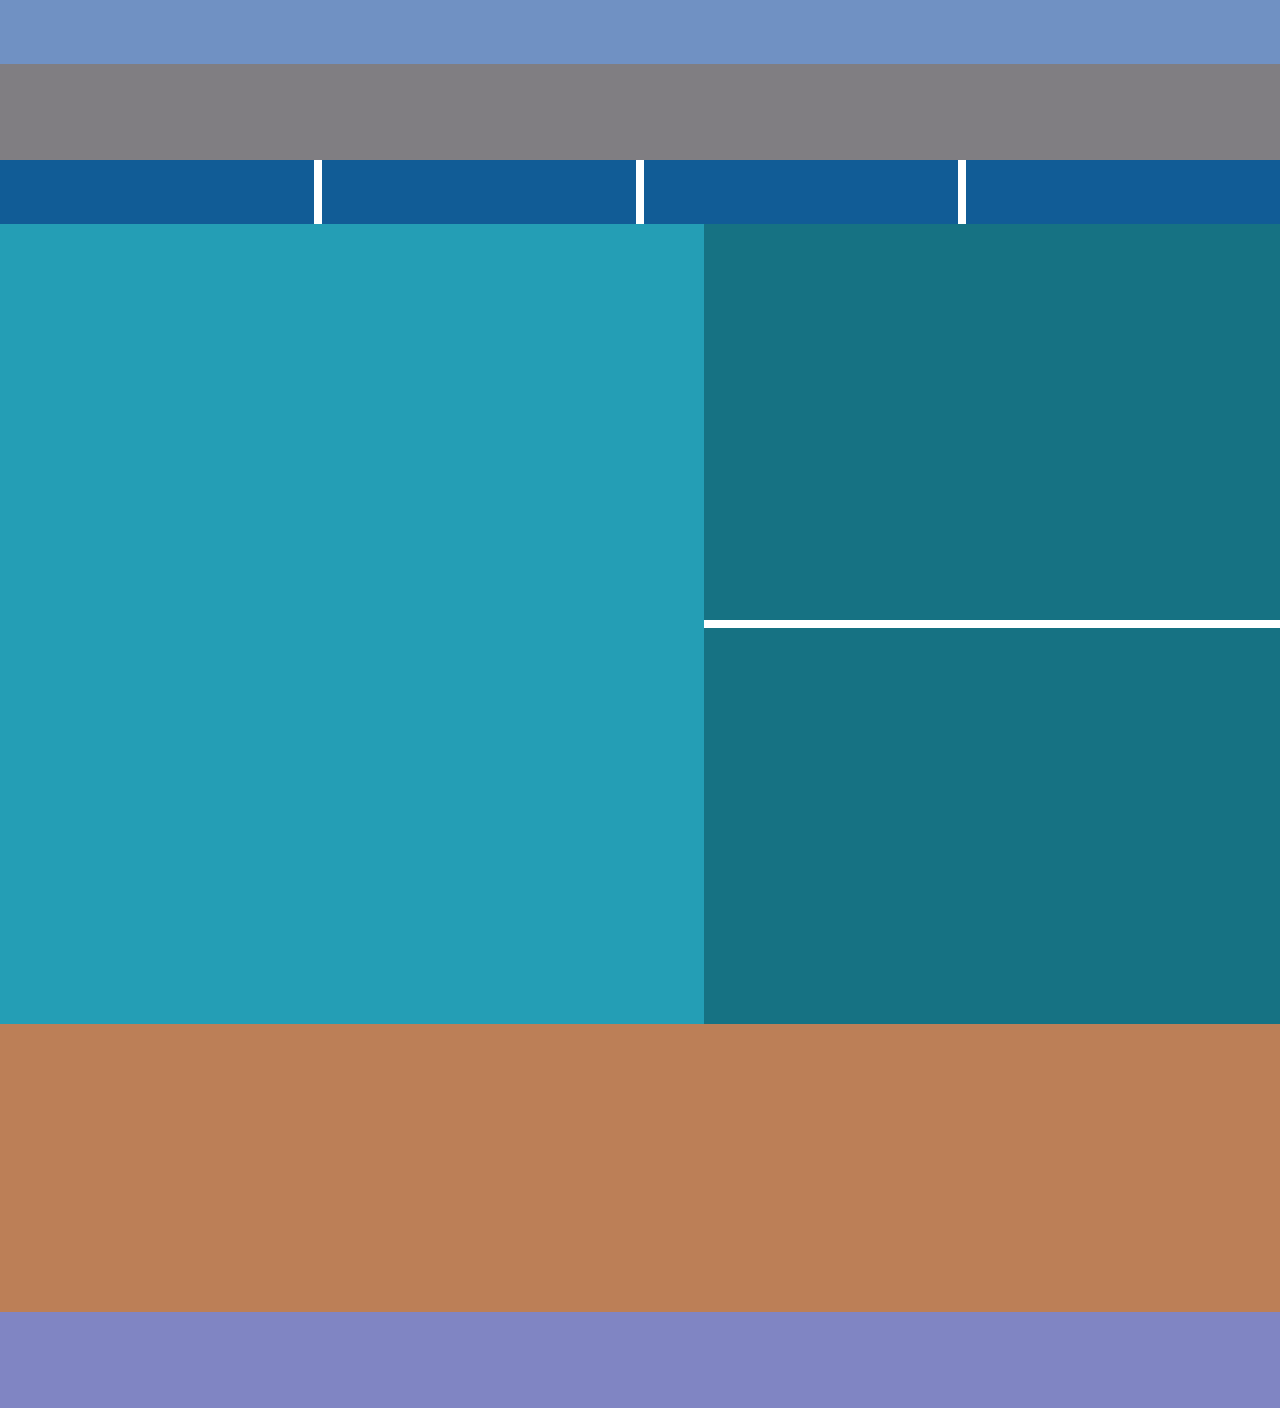
<file: practice-layout/index.html>
<!DOCTYPE html>
<html lang="en">
<head>
    <meta charset="UTF-8">
    <meta name="viewport" content="width=device-width, initial-scale=1.0">
    <title>practice-layout</title>
    <link rel="stylesheet" href="style.css">
</head>
<body>
    <div class="wrapper">
        <div class="navbar"></div>
        <div class="banner"></div>
        <div class="section-2">
            <div class="box"></div>
            <div class="box"></div>
            <div class="box"></div>
            <div class="box"></div>
        </div>
    <div class="sec-3">
        <div class="con-1"></div>
        <div class="con-2">
            <div class="con-2-b"></div>
            <div class="con-2-b"></div>
        </div>
    </div>
       <div class="info-box"></div>
       <div class="footer"></div>

</body>
</html>
</file>
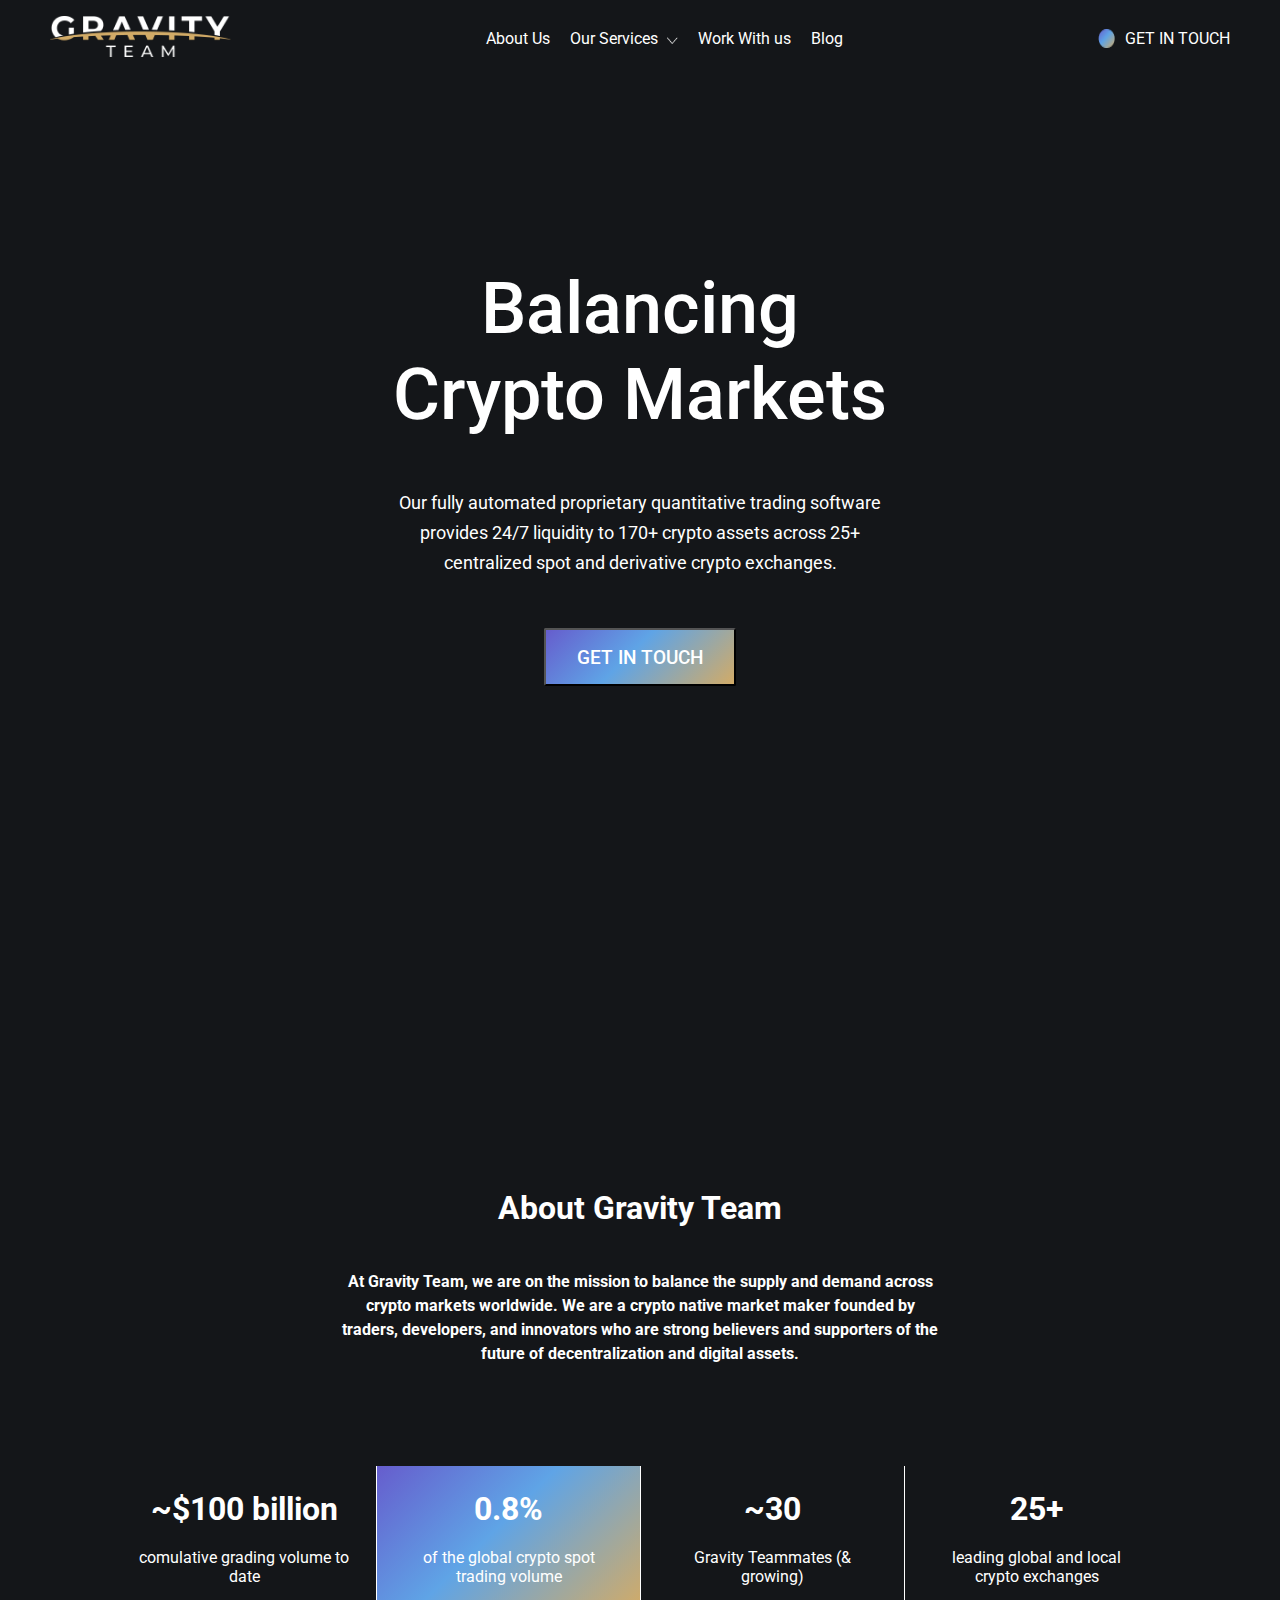
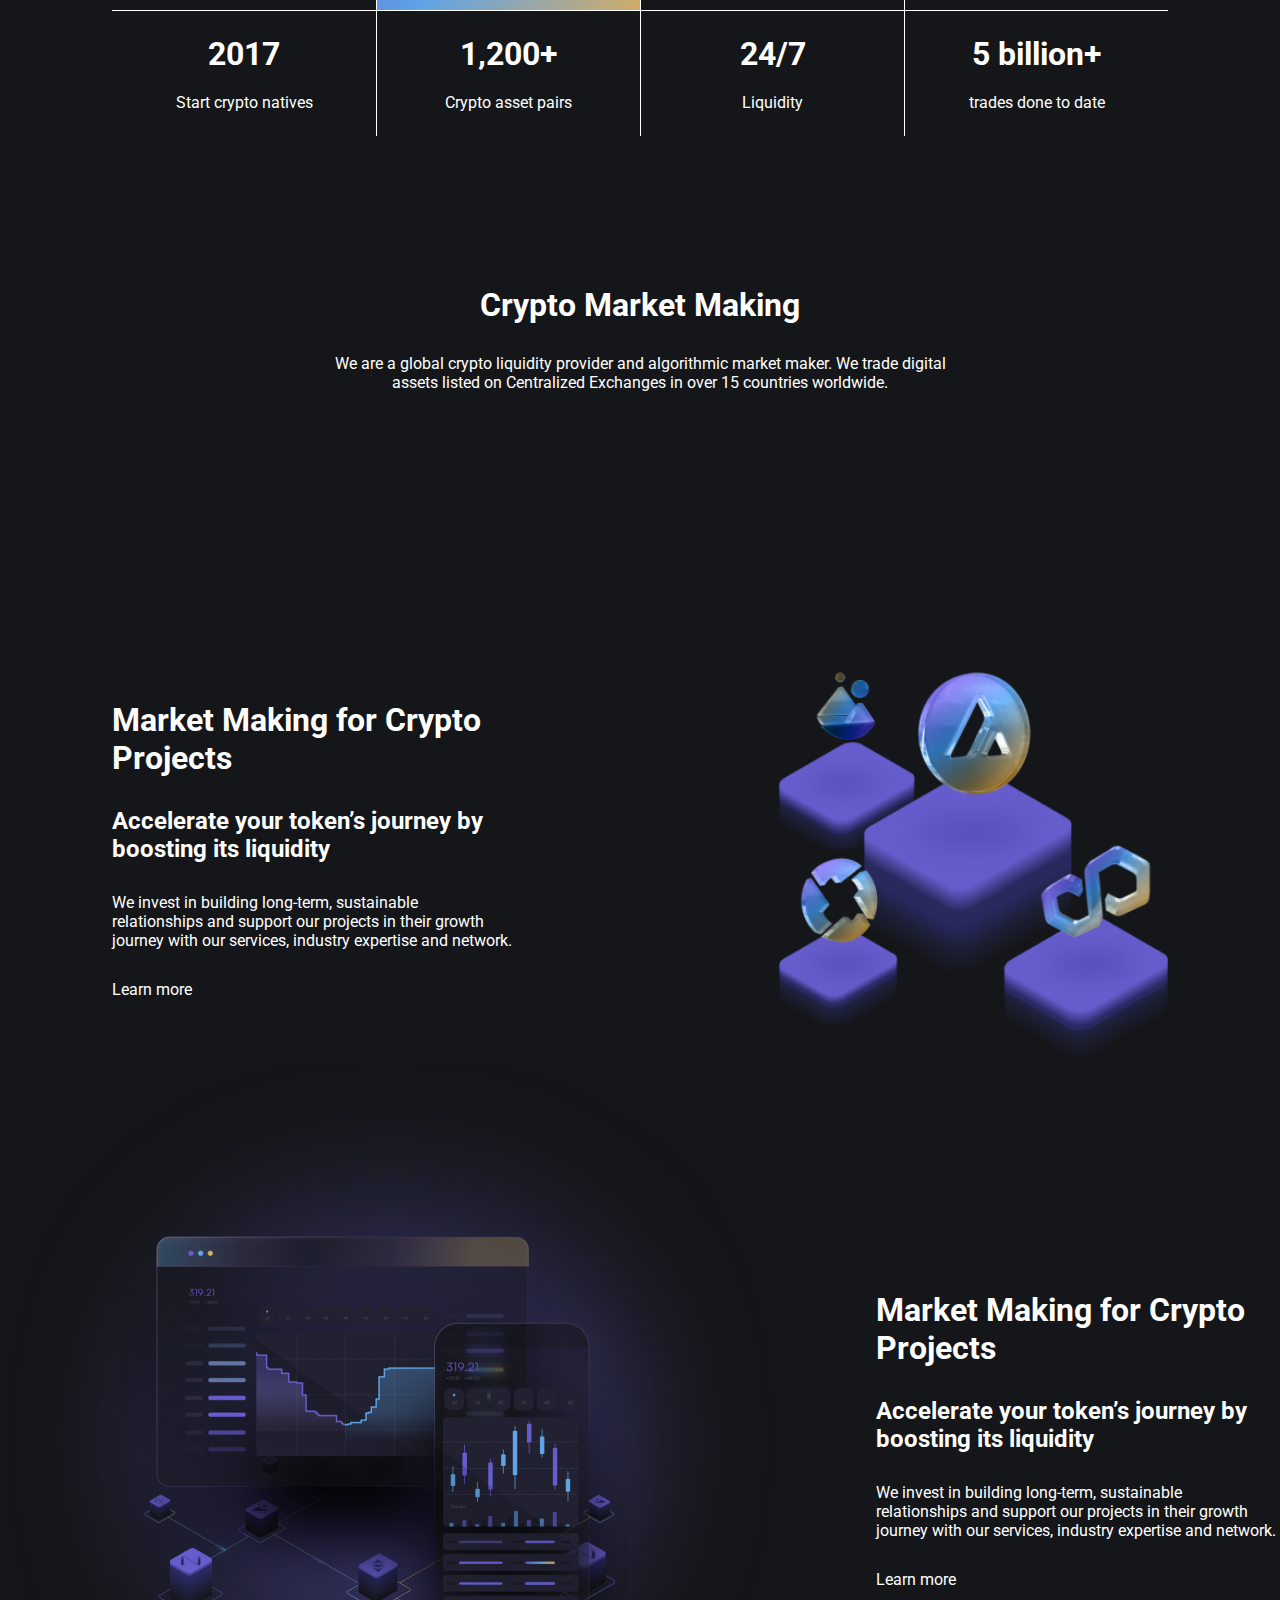
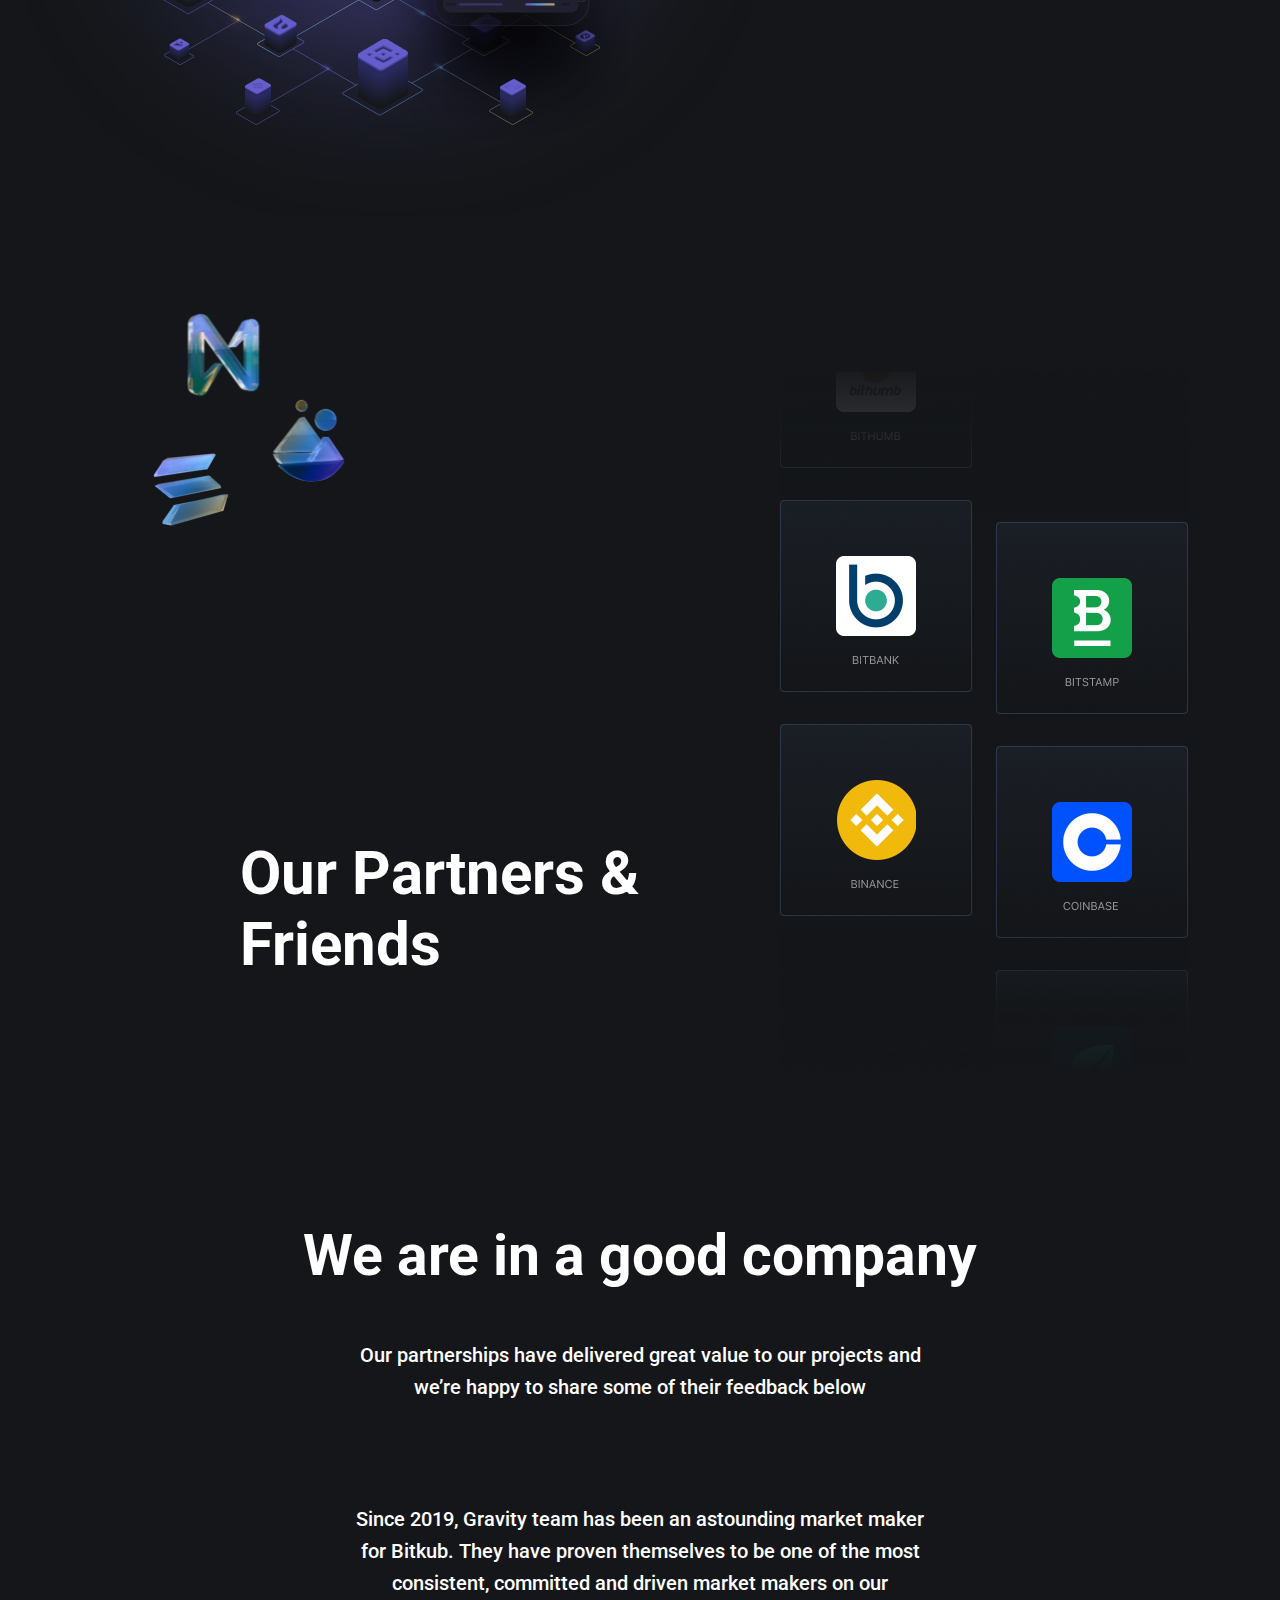
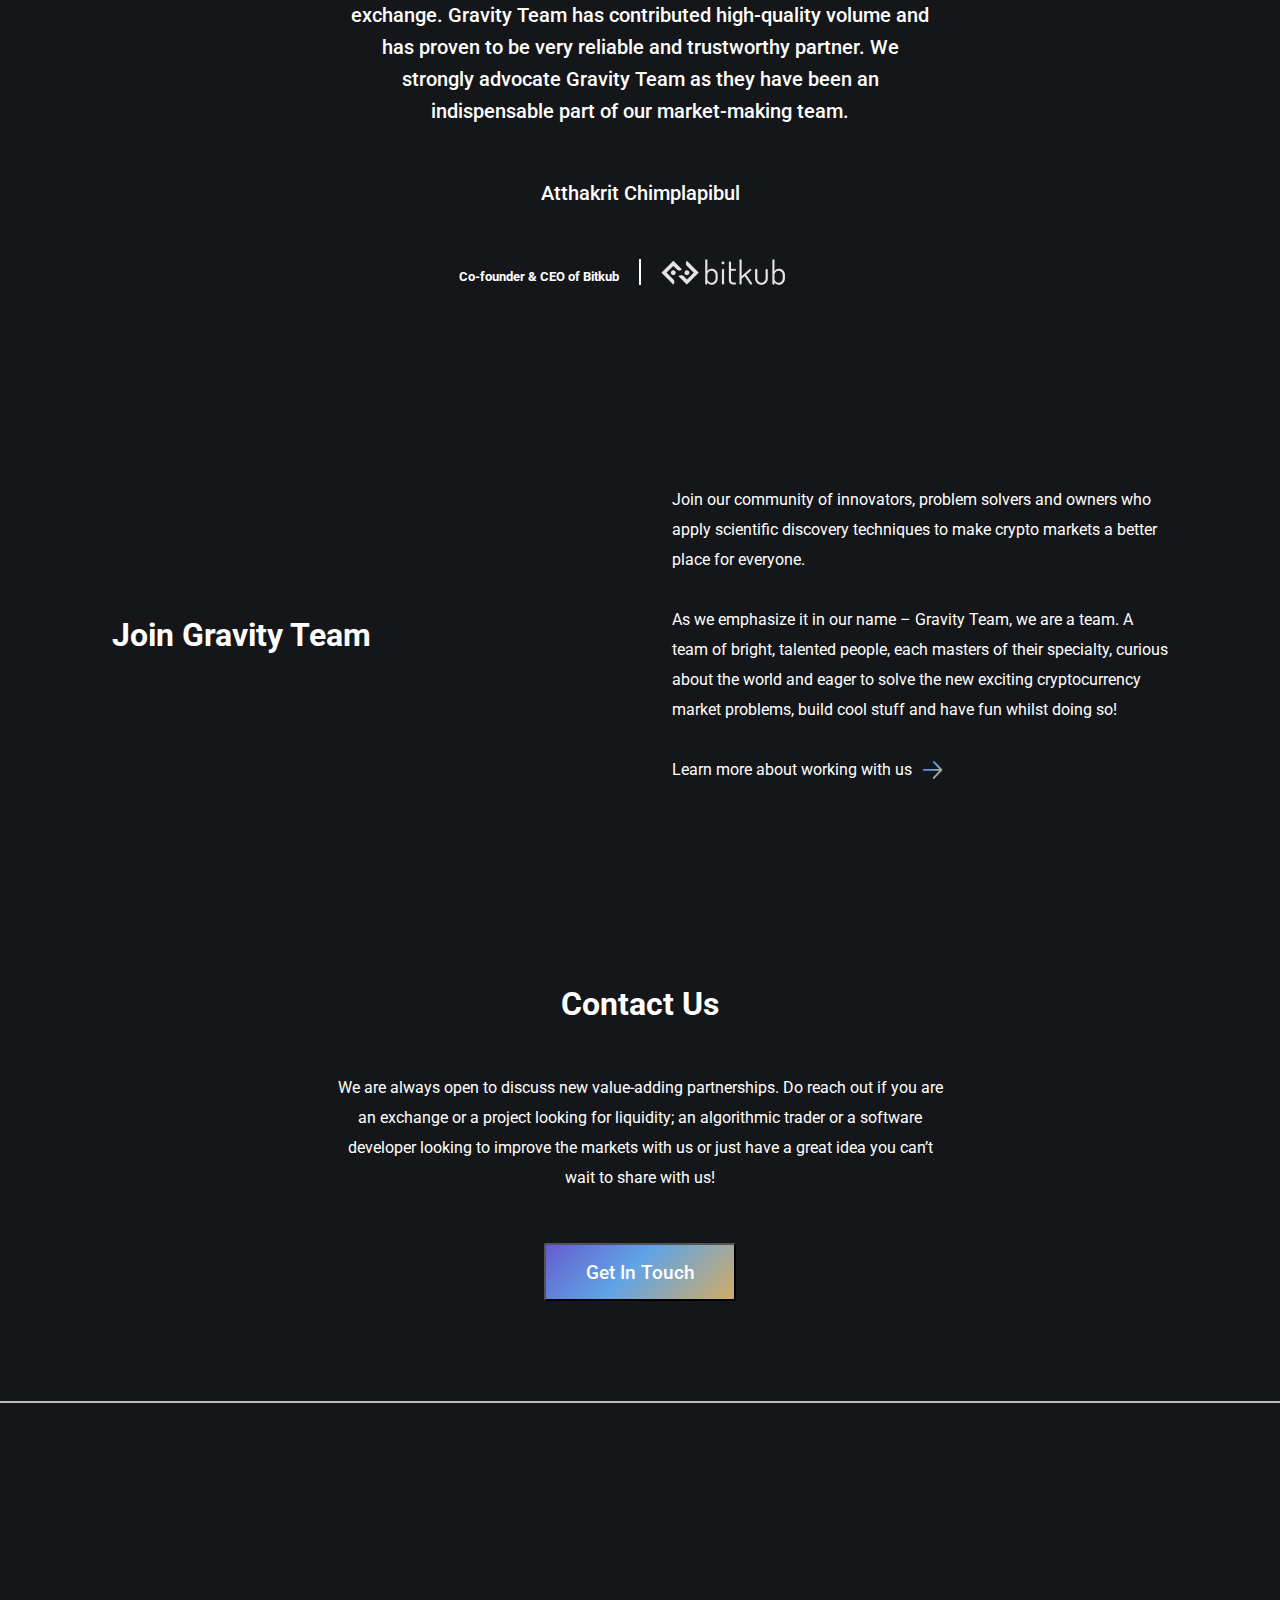
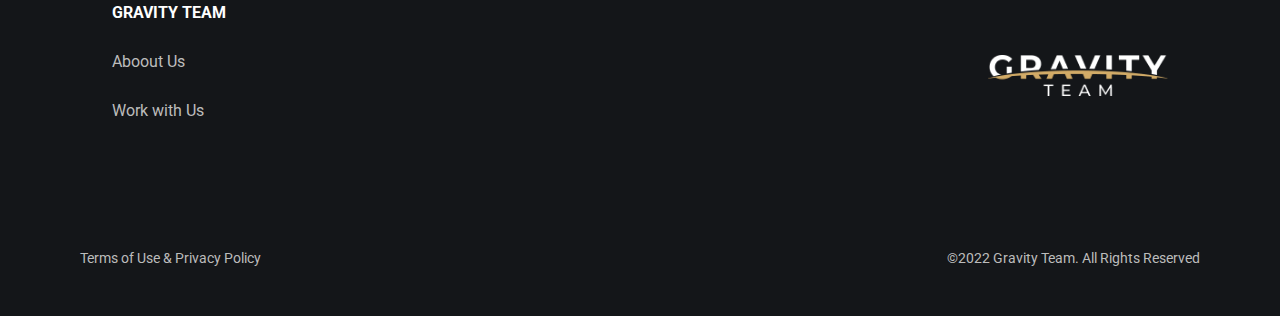
<file: project 9/index.html>
<!DOCTYPE html>
<html lang="en">
  <head>
    <meta charset="UTF-8" />
    <meta name="viewport" content="width=device-width, initial-scale=1.0" />
    <title>Gravity-team</title>
    <link rel="stylesheet" href="style.css" />
    <link rel="preconnect" href="https://fonts.googleapis.com" />
    <link rel="preconnect" href="https://fonts.gstatic.com" crossorigin />
    <link
      href="https://fonts.googleapis.com/css2?family=Inter&family=Roboto&display=swap"
      rel="stylesheet" />
  </head>
  <body>
    <div class="container">
      <nav>
        <div class="navbar">
          <div class="nav-left">
            <img src="images/logo.png" />
          </div>
          <div class="nav-mid">
            <ul>
              <li>About Us</li>
              <li>
                Our Services
                <img class="span-after" src="images/span_after.png" />
              </li>
              <li>Work With us</li>
              <li>Blog</li>
            </ul>
          </div>
          <div class="nav-right">
            <img src="images/button_before.png" />
            <p>GET IN TOUCH</p>
          </div>
        </div>
      </nav>
      <!--sec2-->
      <div class="sec-2">
        <h1>Balancing<br />Crypto Markets</h1>
        <p>
          Our fully automated proprietary quantitative trading software provides
          24/7 liquidity to 170+ crypto assets across 25+ centralized spot and
          derivative crypto exchanges.
        </p>
        <button>GET IN TOUCH</button>
      </div>
      <div class="blank"></div>
      <!--sec3-->
      <div class="sec-3">
        <div class="about">
          <h1>About Gravity Team</h1>
          <p>
            At Gravity Team, we are on the mission to balance the supply and
            demand across crypto markets worldwide. We are a crypto native
            market maker founded by traders, developers, and innovators who are
            strong believers and supporters of the future of decentralization
            and digital assets.
          </p>
        </div>
        <div class="points">
          <div class="p4">
            <h1>~$100 billion</h1>
            <p>comulative grading volume to date</p>
          </div>
          <div id="colored" class="p1">
            <h1>0.8%</h1>
            <p>of the global crypto spot trading volume</p>
          </div>
          <div class="p1">
            <h1>~30</h1>
            <p>Gravity Teammates (& growing)</p>
          </div>
          <div class="p1">
            <h1>25+</h1>
            <p>leading global and local crypto exchanges</p>
          </div>
          <div class="p3">
            <h1>2017</h1>
            <p>Start crypto natives</p>
          </div>
          <div class="p2">
            <h1>1,200+</h1>
            <p>Crypto asset pairs</p>
          </div>
          <div class="p2">
            <h1>24/7</h1>
            <p>Liquidity</p>
          </div>
          <div class="p2">
            <h1>5 billion+</h1>
            <p>trades done to date</p>
          </div>
        </div>
      </div>
      <!--sec4-->
      <div class="sec-4">
        <div class="part-1">
          <h1>Crypto Market Making</h1>
          <p>
            We are a global crypto liquidity provider and algorithmic market
            maker. We trade digital assets listed on Centralized Exchanges in
            over 15 countries worldwide.
          </p>
        </div>
        <div class="part-2">
          <div class="left">
            <h1>Market Making for Crypto Projects</h1>
            <h2>Accelerate your token’s journey by boosting its liquidity</h2>
            <p>
              We invest in building long-term, sustainable relationships and
              support our projects in their growth journey with our services,
              industry expertise and network.
            </p>
            <p>Learn more</p>
          </div>
          <div class="right"><img src="images/div.png" /></div>
        </div>
      </div>
      <!--sec5-->
      <div class="sec-5">
        <div class="secpart1">
          <div class="left-2"><img src="images/mob-left.png" /></div>
          <div class="right-2">
            <h1>Market Making for Crypto Projects</h1>
            <h2>Accelerate your token’s journey by boosting its liquidity</h2>
            <p>
              We invest in building long-term, sustainable relationships and
              support our projects in their growth journey with our services,
              industry expertise and network.
            </p>
            <p>Learn more</p>
          </div>
        </div>
      </div>
      <!--sec6-->
      <div class="sec-6">
        <div class="sec6-left">
          <div class="sec6-left-png">
            <img src="images/sec5 (2).png" />
          </div>
          <h1>Our Partners & Friends</h1>
        </div>
        <div class="sec6-right"><img src="images/right.png" /></div>
      </div>
      <!--sec7-->
      <div class="sec-7">
        <div class="sec7-con">
          <h1>We are in a good company</h1>
          <p>
            Our partnerships have delivered great value to our projects and
            we’re happy to share some of their feedback below
          </p>
          <div class="buttons"></div>
          <p>
            Since 2019, Gravity team has been an astounding market maker for
            Bitkub. They have proven themselves to be one of the most
            consistent, committed and driven market makers on our exchange.
            Gravity Team has contributed high-quality volume and has proven to
            be very reliable and trustworthy partner. We strongly advocate
            Gravity Team as they have been an indispensable part of our
            market-making team.
          </p>
          <p>Atthakrit Chimplapibul</p>
          <div class="para">
            <h5>Co-founder & CEO of Bitkub</h5>
            <div class="linebr"></div>
            <img src="images/bitkub-logo-light-trimmed.png.png" />
          </div>
        </div>
      </div>
      <!--sec8-->
      <div class="sec-8">
        <div class="sec8-con">
          <div class="left"><h1>Join Gravity Team</h1></div>
          <div class="right">
            <p>
              Join our community of innovators, problem solvers and owners who
              apply scientific discovery techniques to make crypto markets a
              better place for everyone.
            </p>
            <p>
              As we emphasize it in our name – Gravity Team, we are a team. A
              team of bright, talented people, each masters of their specialty,
              curious about the world and eager to solve the new exciting
              cryptocurrency market problems, build cool stuff and have fun
              whilst doing so!
            </p>
            <div class="learn">
              <p>Learn more about working with us</p>
              <img src="images/arrow.svg.svg" />
            </div>
          </div>
        </div>
      </div>
      <!--sec9-->
      <div class="sec-9">
        <div class="sec9-con">
          <h1>Contact Us</h1>
          <p>
            We are always open to discuss new value-adding partnerships. Do
            reach out if you are an exchange or a project looking for liquidity;
            an algorithmic trader or a software developer looking to improve the
            markets with us or just have a great idea you can’t wait to share
            with us!
          </p>
          <button>Get In Touch</button>
        </div>
      </div>
      <!--footer-->
      <div class="linebr-2"></div>
      <footer>
        <div class="footercon-1">
          <div class="contact">
            <div class="con">
              <h4>GRAVITY TEAM</h4>
              <ul>
                <li>Aboout Us</li>
                <li>Work with Us</li>
              </ul>
            </div>
            <div class="con-2"><img src="images/logo.png" /></div>
          </div>
        </div>
       <div class="last-1"> <div class="footer-last">
          <p>Terms of Use & Privacy Policy</p>
          <p>©2022 Gravity Team. All Rights Reserved</p>
        </div>
      </div>
      </footer>
    </div>
    <!--main-->
  </body>
</html>
</file>
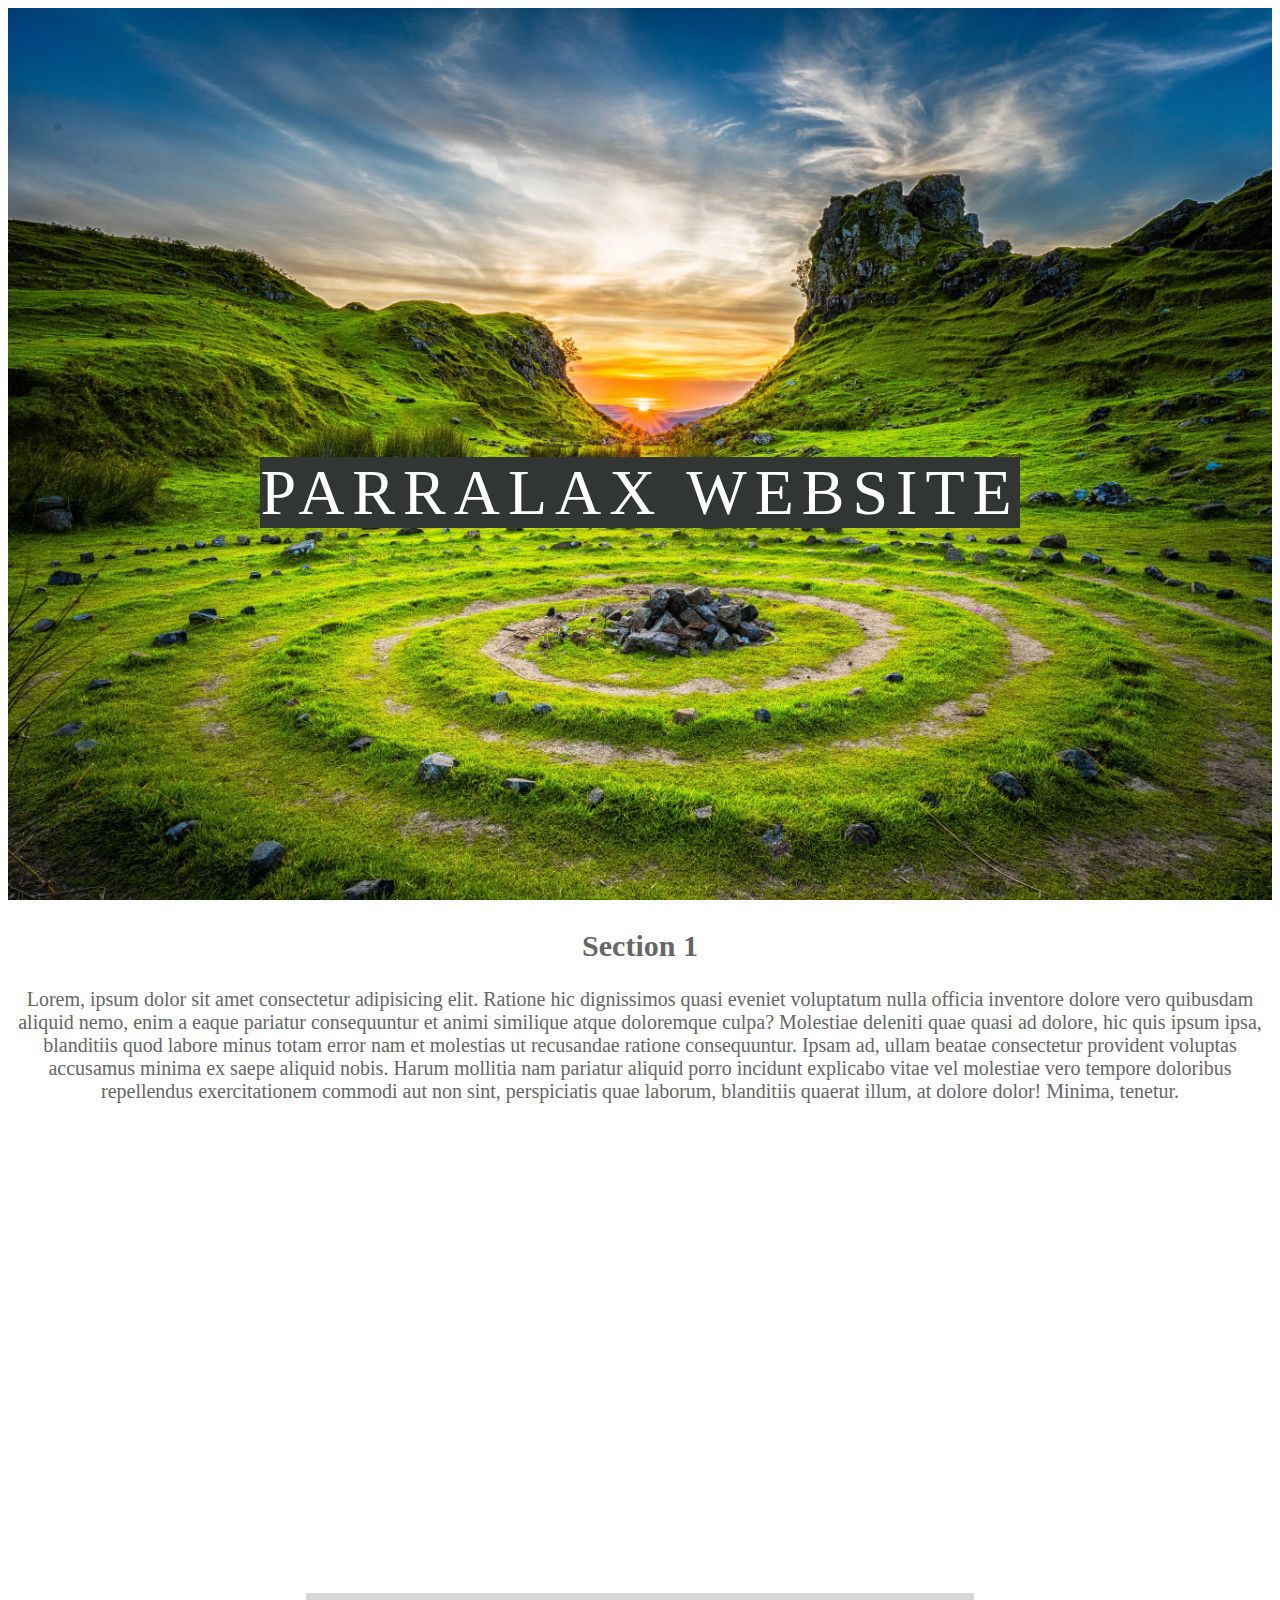
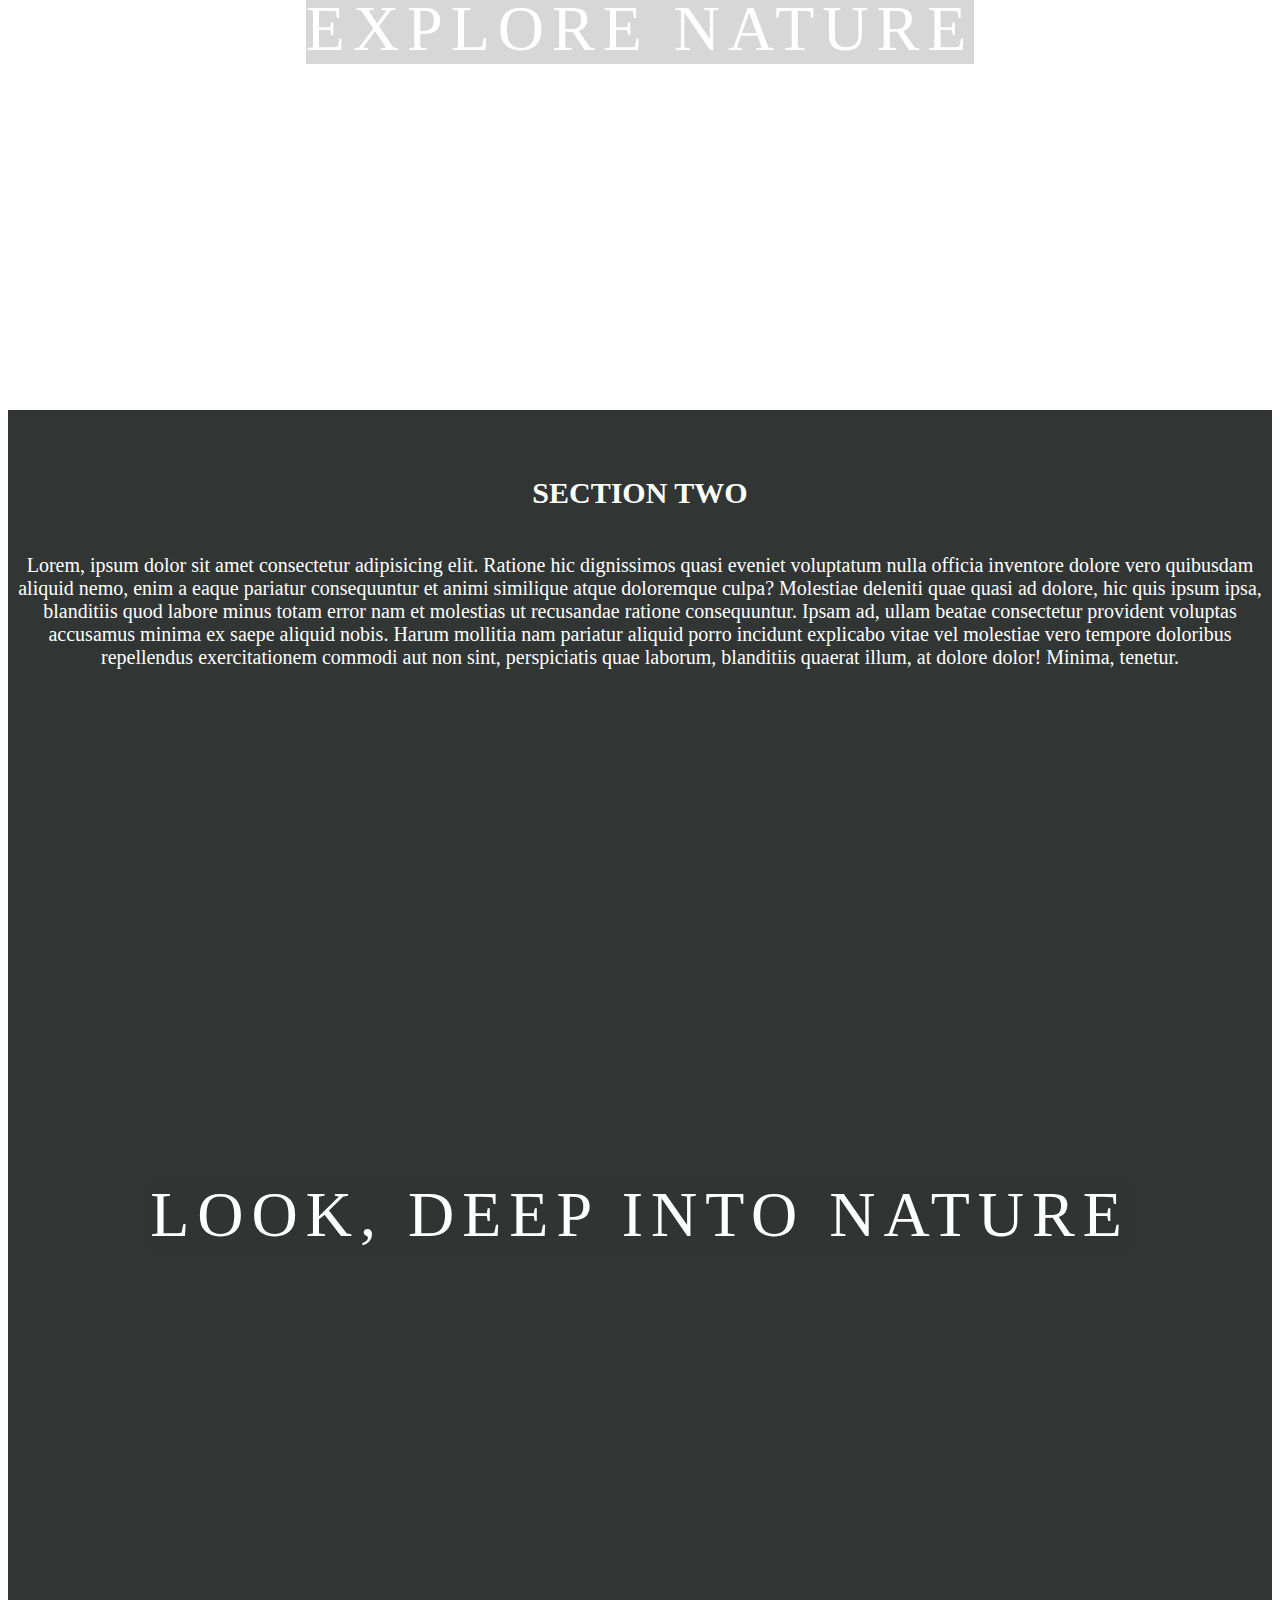
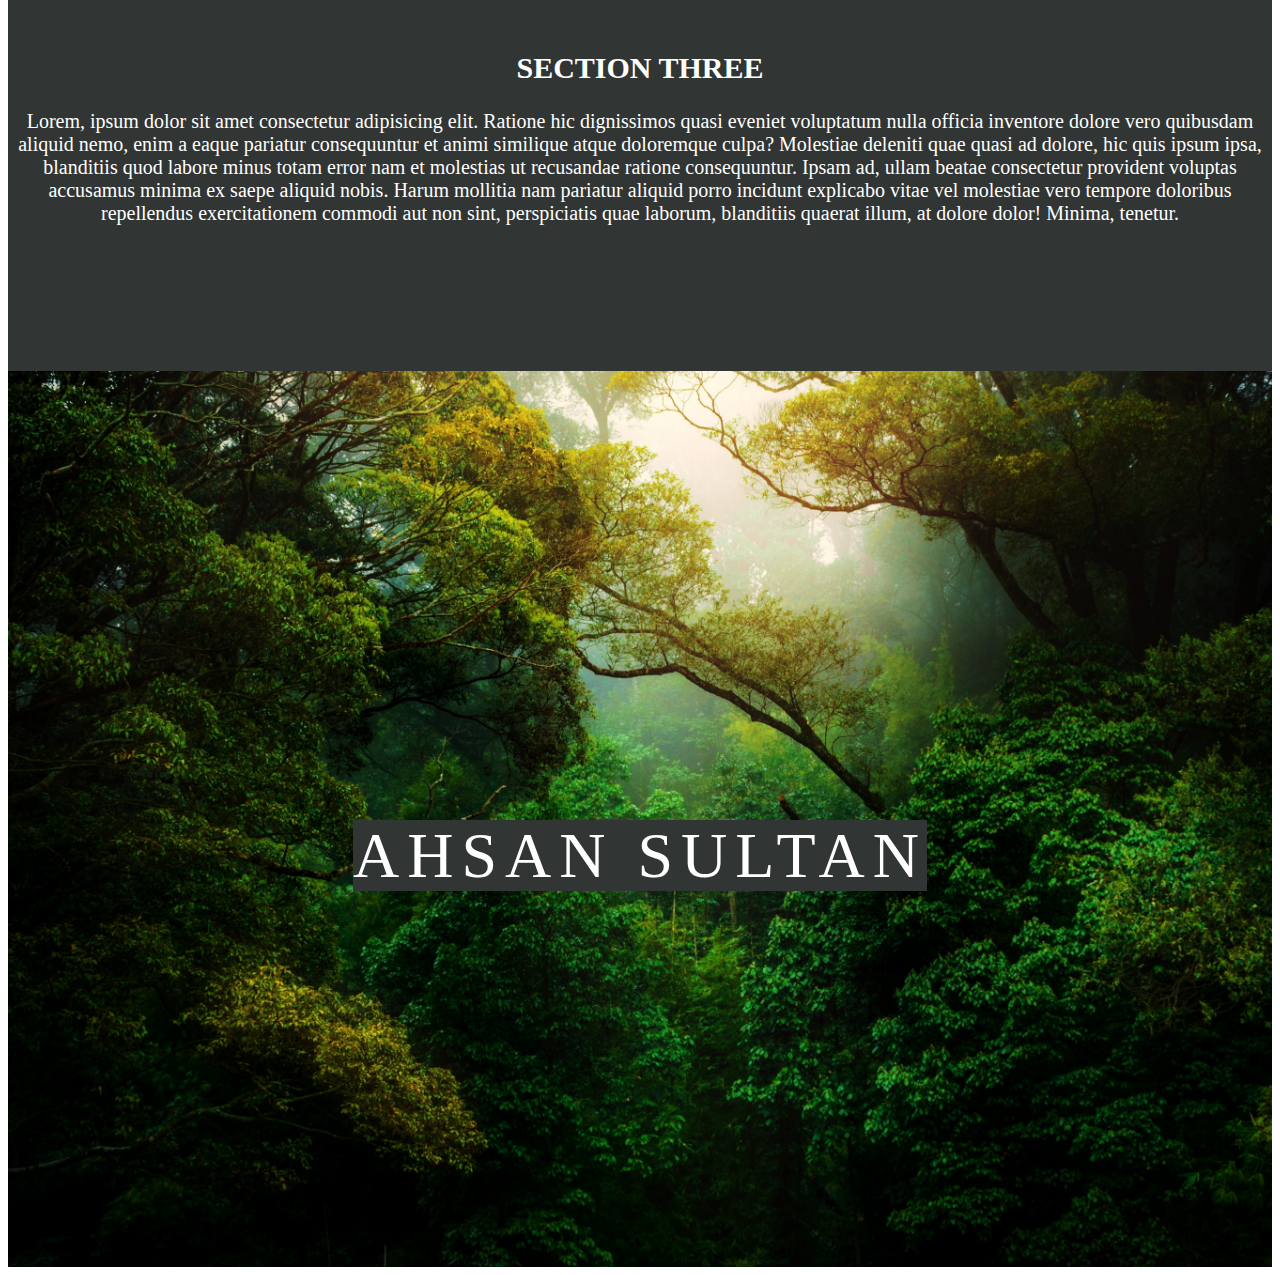
<file: project 3/main.html>
<!DOCTYPE html>
<html lang="en">
<head>
    <meta charset="UTF-8">
    <meta name="viewport" content="width=device-width, initial-scale=1.0">
    <title>parallex-site</title>
    <link rel="stylesheet" href="style.css">
</head>
<body>
   <div class="container"> <section class="bg1">
      <div class="par">  
        
        <span class="img1">PARRALAX WEBSITE</span>
      
    </div>
    </section>

    <section class="info1">
            <div class="content1">
                    <h2>Section 1</h2>
                <p>Lorem, ipsum dolor sit amet consectetur adipisicing elit. 
                    Ratione hic dignissimos quasi eveniet voluptatum nulla 
                    officia inventore dolore vero quibusdam aliquid nemo, 
                    enim a eaque pariatur consequuntur et animi similique
                     atque doloremque culpa? Molestiae deleniti quae quasi 
                     ad dolore, hic quis ipsum ipsa, blanditiis quod labore
                      minus totam error nam et molestias ut recusandae ratione 
                      consequuntur. Ipsam ad, ullam beatae consectetur provident 
                      voluptas accusamus minima ex saepe aliquid nobis. Harum mollitia 
                      nam pariatur aliquid porro incidunt explicabo vitae vel molestiae
                       vero tempore doloribus repellendus exercitationem commodi aut non 
                       sint, perspiciatis quae laborum, blanditiis quaerat illum, at dolore
                        dolor! Minima, tenetur.</p>

            </div>





    </section>

    <section class="bg2">
        <div class="par">  
          
          <span class="img2">EXPLORE NATURE</span>
        
      </div>
      </section>
  
      <section class="info2">
              <div class="content2">
                      <h2>SECTION TWO</h2>
                  <p>Lorem, ipsum dolor sit amet consectetur adipisicing elit. 
                      Ratione hic dignissimos quasi eveniet voluptatum nulla 
                      officia inventore dolore vero quibusdam aliquid nemo, 
                      enim a eaque pariatur consequuntur et animi similique
                       atque doloremque culpa? Molestiae deleniti quae quasi 
                       ad dolore, hic quis ipsum ipsa, blanditiis quod labore
                        minus totam error nam et molestias ut recusandae ratione 
                        consequuntur. Ipsam ad, ullam beatae consectetur provident 
                        voluptas accusamus minima ex saepe aliquid nobis. Harum mollitia 
                        nam pariatur aliquid porro incidunt explicabo vitae vel molestiae
                         vero tempore doloribus repellendus exercitationem commodi aut non 
                         sint, perspiciatis quae laborum, blanditiis quaerat illum, at dolore
                          dolor! Minima, tenetur.</p>
  
              </div>

              <section class="bg3">
                <div class="par">  
                  
                  <span class="img3">LOOK, DEEP INTO NATURE</span>
                
              </div>
              </section>
          
              <section class="info3">
                      <div class="content3">
                              <h2>SECTION THREE</h2>
                          <p>Lorem, ipsum dolor sit amet consectetur adipisicing elit. 
                              Ratione hic dignissimos quasi eveniet voluptatum nulla 
                              officia inventore dolore vero quibusdam aliquid nemo, 
                              enim a eaque pariatur consequuntur et animi similique
                               atque doloremque culpa? Molestiae deleniti quae quasi 
                               ad dolore, hic quis ipsum ipsa, blanditiis quod labore
                                minus totam error nam et molestias ut recusandae ratione 
                                consequuntur. Ipsam ad, ullam beatae consectetur provident 
                                voluptas accusamus minima ex saepe aliquid nobis. Harum mollitia 
                                nam pariatur aliquid porro incidunt explicabo vitae vel molestiae
                                 vero tempore doloribus repellendus exercitationem commodi aut non 
                                 sint, perspiciatis quae laborum, blanditiis quaerat illum, at dolore
                                  dolor! Minima, tenetur.</p>
          
                      </div>

                      
     <section class="bg4">
         <div class="par">  
                          
         <span class="img4">AHSAN SULTAN</span>
                        
         </div>      
     </section> 
    </div>

              

</body>
</html>
</file>
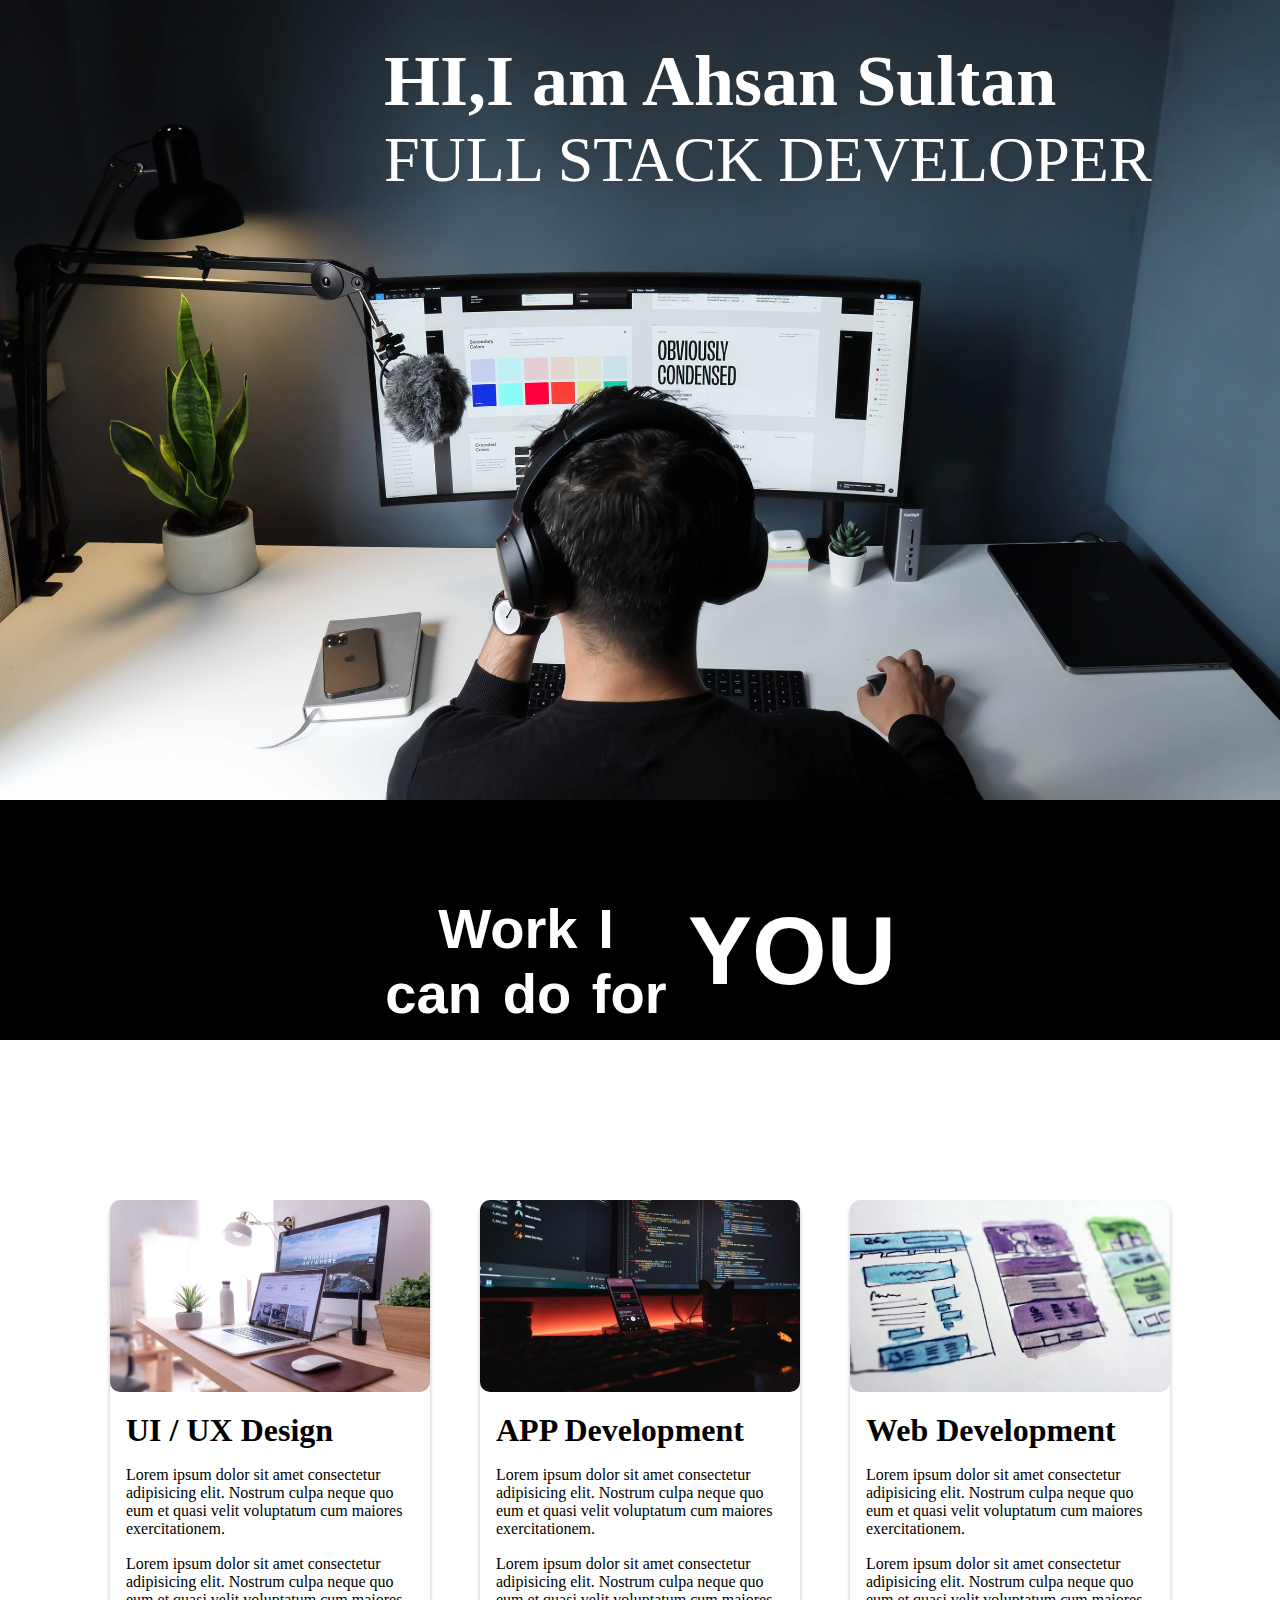
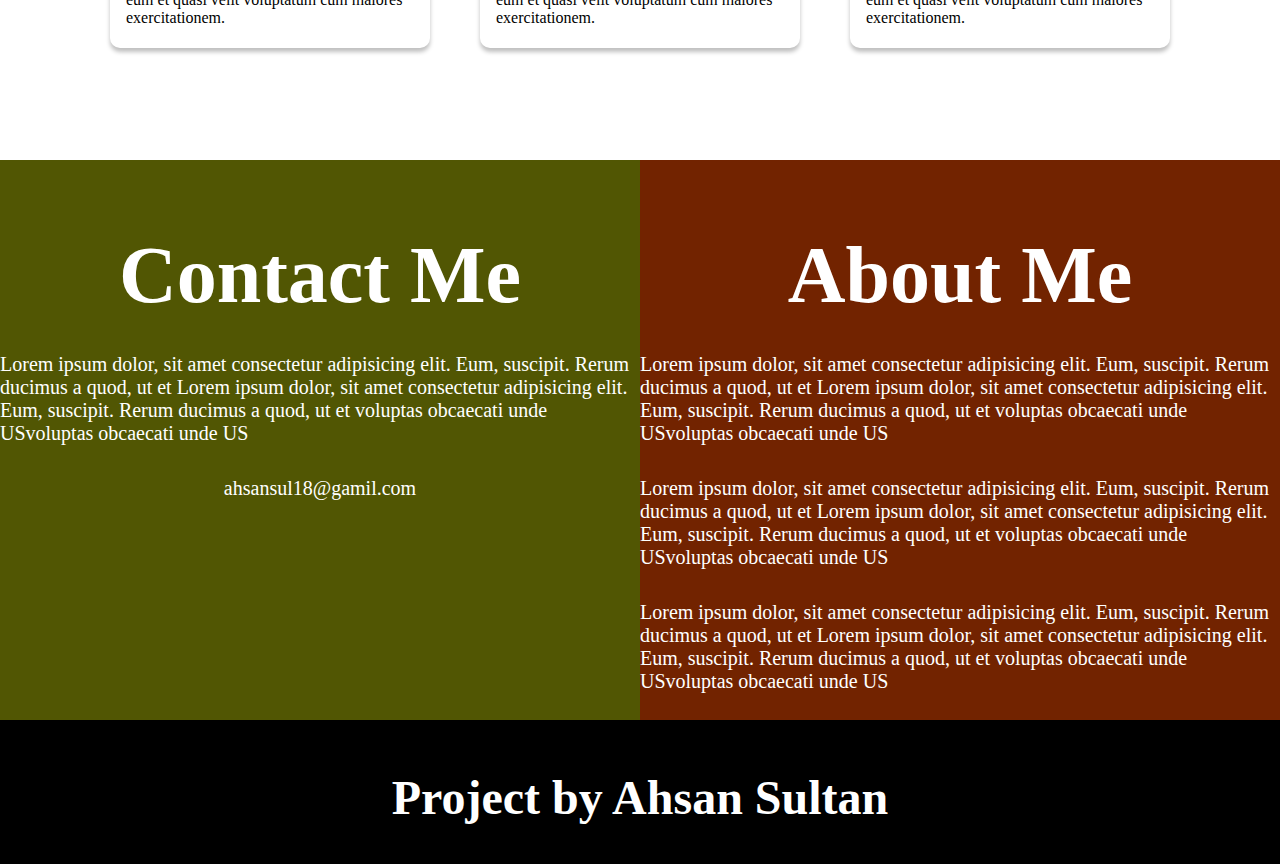
<file: project 4/main.html>
<!DOCTYPE html>
<html lang="en">
  <head>
    <meta charset="UTF-8" />
    <meta name="viewport" content="width=device-width, initial-scale=1.0" />
    <title>Landing page</title>
    <link rel="stylesheet" href="style.css" />
  </head>
  <body>
    <section class="main">
      <div class="main-1">
        <div class="up-heading">
          <div class="heading-small">
            <h2>HI<span class="small-text">,I am Ahsan Sultan </span></h2>
          </div>

          <div class="heading-big">FULL STACK DEVELOPER</div>
        </div>
      </div>
    </section>

    <section class="sec-2">
      <div class="main-2">
        <div class="content">
          <h3>Work I can do for</h3>
          <h1>YOU</h1>
        </div>
      </div>
    </section>

    <section class="flex">
      <div class="whitebox">
        <div class="box-1" id="1">
          <img class="img" src="images/flex-3.jpeg" />

          <div class="content-white">
            <h1>UI / UX Design</h1>
            <p>
              Lorem ipsum dolor sit amet consectetur adipisicing elit. Nostrum
              culpa neque quo eum et quasi velit voluptatum cum maiores
              exercitationem.
            </p>

            <p>
              Lorem ipsum dolor sit amet consectetur adipisicing elit. Nostrum
              culpa neque quo eum et quasi velit voluptatum cum maiores
              exercitationem.
            </p>
          </div>
        </div>
        <div class="box-1" id="2">
          <img class="img" src="images/flex-2.jpeg" />

          <div class="content-white">
            <h1>APP Development</h1>
            <p>
              Lorem ipsum dolor sit amet consectetur adipisicing elit. Nostrum
              culpa neque quo eum et quasi velit voluptatum cum maiores
              exercitationem.
            </p>

            <p>
              Lorem ipsum dolor sit amet consectetur adipisicing elit. Nostrum
              culpa neque quo eum et quasi velit voluptatum cum maiores
              exercitationem.
            </p>
          </div>
        </div>
        <div class="box-1" id="3">
          <img class="img" src="images/flex-1.jpeg" />

          <div class="content-white">
            <h1>Web Development</h1>
            <p>
              Lorem ipsum dolor sit amet consectetur adipisicing elit. Nostrum
              culpa neque quo eum et quasi velit voluptatum cum maiores
              exercitationem.
            </p>

            <p>
              Lorem ipsum dolor sit amet consectetur adipisicing elit. Nostrum
              culpa neque quo eum et quasi velit voluptatum cum maiores
              exercitationem.
            </p>
          </div>
        </div>
      </div>
    </section>

    <section>
      <div class="B-box">
        <div class="green">
          <div class="content-1">
            <h1 style="font-size: 5rem">Contact Me</h1>
            <p>
              Lorem ipsum dolor, sit amet consectetur adipisicing elit. Eum,
              suscipit. Rerum ducimus a quod, ut et Lorem ipsum dolor, sit amet
              consectetur adipisicing elit. Eum, suscipit. Rerum ducimus a quod,
              ut et voluptas obcaecati unde USvoluptas obcaecati unde US
            </p>

            <p>ahsansul18@gamil.com</p>
          </div>
        </div>

        <div class="red">
          <div class="content-2">
            <h1 style="font-size: 5rem">About Me</h1>
            <p>
              Lorem ipsum dolor, sit amet consectetur adipisicing elit. Eum,
              suscipit. Rerum ducimus a quod, ut et Lorem ipsum dolor, sit amet
              consectetur adipisicing elit. Eum, suscipit. Rerum ducimus a quod,
              ut et voluptas obcaecati unde USvoluptas obcaecati unde US
            </p>

            <p>
              Lorem ipsum dolor, sit amet consectetur adipisicing elit. Eum,
              suscipit. Rerum ducimus a quod, ut et Lorem ipsum dolor, sit amet
              consectetur adipisicing elit. Eum, suscipit. Rerum ducimus a quod,
              ut et voluptas obcaecati unde USvoluptas obcaecati unde US
            </p>

            <p>
              Lorem ipsum dolor, sit amet consectetur adipisicing elit. Eum,
              suscipit. Rerum ducimus a quod, ut et Lorem ipsum dolor, sit amet
              consectetur adipisicing elit. Eum, suscipit. Rerum ducimus a quod,
              ut et voluptas obcaecati unde USvoluptas obcaecati unde US
            </p>
          </div>
        </div>
      </div>
    </section>

    <section>
      <div class="last">
        <div class="content-last"><h1>Project by Ahsan Sultan</h1></div>
      </div>
    </section>
  </body>
</html>
</file>
<file: practice-layout/style.css>
*{
    margin: 0;
    padding: 0;
    box-sizing: border-box;
    
}
.body{
    border: 1px solid black;
    margin: 1rem;
    display: flex;
    flex-direction: column;
}

.navbar{
    width: 100%;
    height: 4rem;
    background: #7091C3;
}
.banner{
    width: 100%;
    height: 6rem;
    background: #807E82;
}
.section-2{
    width: 100%;
    display: flex;
    gap: 0.5rem;
    height: 4rem;
}
.box{
    background: #115C96;
    width: 25%;
}

.sec-3{
    width: 100%;
    height: 50rem;
    display: flex;
}
.con-1{
    width: 55%;
    background: #249EB5;
}
.con-2{
    display: flex;
    flex-direction: column;
    width: 45%;
    gap: 0.5rem;
}
.con-2-b{
    background: #167283;
    width: 100%;
    height: 50%;
}

.info-box{
    width: 100%;
    height: 18rem;
    background: #BC7F57;
}
.footer{
    width: 100%;
    height: 6rem;
    background: #8085C3;
}
</file>
<file: project 9/style.css>
*{
    margin: 0;
    padding: 0;
    box-sizing: border-box;
    font-family: 'Inter', sans-serif;
    font-family: 'Roboto', sans-serif;
    
}
.html{
    scroll-behavior: smooth;
}

.navbar{
    background:  #141619;
    color: white;
    padding: 15px 50px;
}
.nav-left img{
    width: 11.2988rem;
    height: 2.625rem;

}


.navbar{
    display: flex;
    justify-content: space-between;
    align-items: center;
}

.nav-mid ul{
    display: flex;
    gap: 20px;
}
.nav-mid li{
    list-style: none;

}

.nav-right{
    display: flex;
    gap: 10px;
}
.span-after{

    width: 0.70713rem;
    height: 0.70713rem;
    margin-left: 5px;
}

.sec-2{
    width: 100%;
    height: 50rem;
    display: flex;
    flex-direction: column;
    gap: 50px;
    align-items: center;
    justify-content: center;
    background: #141619;
    color: white;
}

.sec-2 h1{
    font-size: 4.5rem;
    text-align: center;
    font-weight: 500;
    line-height: 5.375rem;

}

.sec-2 p{
    font-size: 1.125rem;
    font-weight: 400;
    line-height: 1.875rem;
    text-align: center;
    width: 32rem;
}

.sec-2 button{
    width: 12rem;
    height: 3.625rem;
    position: relative;
    border-radius: 0.125rem;
    background: linear-gradient(135deg, #665DCD 0%, #5FA4E6 44.76%, #D2AB67 100%);
    color: white;
    font-size: 1.1875rem;
    font-weight: 500;
    text-align: center;
}
.blank{
    width: 100%;
    height: 20rem;
    background: #141619;
}

.points{
    display: grid;
    grid-template-columns: 16.5rem 16.5rem 16.5rem 16.5rem;
    width: 66rem;
    color: white;
    
}


.sec-3{
    width: 100%;
    display: flex;
    flex-direction: column;
    gap: 100px;
    align-items: center;
    justify-content: center;
    margin: 0 auto;
    background: #141619;
    color: white;

}
.about{
    width: 66rem;
    display: flex;
    flex-direction: column;
    gap: 50px;
    align-items: center;
    text-align: center;
    padding: 0 14rem;
    font-weight: 700;
    line-height: 1.5rem;
}


.p1{
    display: flex;
    flex-direction: column;
    gap: 20px;
    align-items: center;
    justify-content: center;
    width: 16.5rem;
    padding: 1.5rem;
    text-align: center;
    border-left: 1px solid white;
    border-bottom: 1px solid white;
    
    
}

.p2{
    display: flex;
    flex-direction: column;
    gap: 20px;
    align-items: center;
    justify-content: center;
    width: 16.5rem;
    padding: 1.5rem;
    text-align: center;
    border-left: 1px solid white;
}

.p3{
    display: flex;
    flex-direction: column;
    gap: 20px;
    align-items: center;
    justify-content: center;
    width: 16.5rem;
    padding: 1.5rem;
    text-align: center;
}

.p4{
    display: flex;
    flex-direction: column;
    gap: 20px;
    align-items: center;
    justify-content: center;
    width: 16.5rem;
    padding: 1.5rem;
    text-align: center;
    border-bottom: 1px solid white;
}


#colored{
    background: linear-gradient(135deg, #665DCD 0%, #5FA4E6 44.76%, #D2AB67 100%);
}


.sec-4{
    display: flex;
    flex-direction: column;
    gap: 50px;
    background: #141619;
    color: white;
    

}

.part-1{
    display: flex;
    flex-direction: column;
    gap: 30px;
    width: 66rem;
    justify-content: center;
    align-items: center;
    margin: 0 auto;
    padding: 0 13rem;
    margin-top: 150px;
    text-align: center;
}

.part-2{
    display: flex;
    width: 66rem;
    justify-content: space-between;
    margin: 0 auto;
}

.left{
    width: 25rem;
    display: flex;
    flex-direction: column;
    align-items: flex-start;
    justify-content: center;
    gap: 30px;
}

.sec-5{
width: 100%;
display: flex;
align-items: center;
justify-content: center;
background: #141619;
color: white;

}

.secpart1{
    display: flex;
    align-content: space-between;
    align-items: center;
    gap: 100px;
}

.right-2{ 
    width: 25rem;
    display: flex;
    flex-direction: column;
    align-items: flex-start;
    justify-content: center;
    gap: 30px;
    
}


.sec-6{
    display: flex;
    justify-content: space-between;
    width: 100%;
    align-items: center;
    margin: 0 auto;
    background: #141619;
    color: white;
    padding: 0 140px;
    
}

.sec6-left{
    display: flex;
    flex-direction: column;
    gap: 300px; 
}
.sec6-left h1{
    width: 40rem;
    height: 9rem;
    font-size: 3.75rem;
    padding-left: 100px;
}

.sec6-right{
    width: 25.5rem;
    margin-top: 150px;
    background: #141619;
}

.sec-7{
    width: 100%;
    background: #141619;
    color: white;
   
}
.sec7-con{
    width: 66rem;
    display: flex;
    flex-direction: column;
    gap: 50px;
    justify-content: center;
    align-items: center;
    margin: 0 auto;
    
}

.sec7-con h1{
    font-size: 3.5625rem;
    margin-top: 150px;
}
.sec7-con p{
    width: 37rem;
    text-align: center;
    font-weight: 500;
    line-height: 2rem;
    font-size: 1.25rem;
}

.para{
    display: grid;
    grid-template-columns: 1fr 0fr 1fr;
    gap: 20px;
}
.linebr{
    border: 1px solid white;
}

.para h5{
    padding-top: 10px;
}
.sec-8{
    width: 100%;
    background: #141619;
    color: white; 
}

.right{
    width: 31rem;
}
.sec8-con{
    width: 66rem;
    display: flex;
    gap: 30px;
    margin: 0 auto;
    align-items: center;
    justify-content: space-between;
    line-height: 1.875rem;
}


.right{
    margin-top: 200px;
    display: flex;
    flex-direction: column;
    gap: 30px;

}
.left{
    margin-top: 200px;
}

.learn{
    display: flex;
    gap: 10px;
}

.sec-9{
    width: 100%;
    background: #141619;
    color: white;
}

.sec9-con{
    width: 66rem;
    display: flex;
    flex-direction: column;
    margin: 0 auto;
    gap: 50px;
    justify-content: center;
    align-items: center;
    
}

.sec9-con p{

    line-height: 1.875rem;
    width: 38rem;
    text-align: center;
}

.sec9-con h1{
    margin-top: 200px;
}

.sec9-con button{
    width: 12rem;
    height: 3.625rem;
    position: relative;
    border-radius: 0.125rem;
    background: linear-gradient(135deg, #665DCD 0%, #5FA4E6 44.76%, #D2AB67 100%);
    color: white;
    font-size: 1.1875rem;
    font-weight: 500;
    text-align: center;
    margin-bottom: 100px;
}


.footercon-1{
    display: flex;
    justify-content: space-between;
    align-items: center;
    background: #141619;
    color: white;
    margin: 0 auto;

}

.con{
    display: flex;
    flex-direction: column;
}

.con li{
    list-style: none;
    margin: 30px 0;
    color: #BCBCBC;
}

.con-2 img{
    width: 11.25rem;
    height: 2.6rem;
    
}

.contact{
    width: 66rem;
    display: flex;
    justify-content: space-between;
    margin: 0 auto;
    margin-top: 200px;
    margin-bottom: 50px;
    align-items: center;
}

.linebr-2{
    border: 0.025px solid #BCBCBC;
    display: flex;
}

.con ul{
    gap: 10px;
}

.footer-last{
    display: flex;
    width: 70rem;
    justify-content: space-between;
    font-size: 0.875rem;
    margin: 0 auto;
    background: #141619;
    color: #BCBCBC;

}

.last-1{
    width: 100%;
    background: #141619;
    padding: 50px 0;
    

}
</file>
<file: project 3/style.css>
#{
margin: 0;
padding: 0;
box-sizing: border-box;


}
.info1{
    width: 100%;
    display: flex;
    flex-direction: column;  
}

.bg2{

    width: 100%;
    height: 56rem;
    background-image: url(images/img2.jpeg);
    justify-content: center;
    align-items: center;
    background-size: cover;
    background-position: center;
    position: relative;

}

.bg4{

    width: 100%;
    height: 56rem;
    background-image: url(images/img2.jpeg);
    justify-content: center;
    align-items: center;
    background-size: cover;
    background-position: center;
    position: relative;

}





.bg1{

    width: 100%;
    height: 56rem;
    background-image: url(images/1..jpeg);
    justify-content: center;
    align-items: center;
    background-size: cover;
    background-position: center;
    position: relative;

}

.par{
    position: absolute;
    top: 50%;
    width: 100%;
    text-align: center;
    font-size: 4rem;
    letter-spacing: 8px;
    text-transform: uppercase;
}

.img1{
    background-color: #313534;
    color: white;



}
.content1{
        text-align: center;
        font-size: 20px;
        font-weight: 400;
        width: 100%;
        height: 15rem;
        width: 100%;
        color: #666;

}

.content2{

        text-align: center;
        font-size: 20px;
        font-weight: 400;
        width: 100%;
        height: 20rem;
        margin: auto;
        color: white;
        background: #000;
        background: #313534;
        display: flex;
        flex-direction: column;
        justify-content: center;
        align-items: center;
        

}

.info2{

    background-color: #313534;
    margin-top: -30px;
    
}

.img2{
    background-color: rgba(49, 53, 52, 0.20);
    color: white;

}

.bg3{

    width: 100%;
    height: 56rem;
    background-image: url(images/img3.jpeg);
    justify-content: center;
    align-items: center;
    background-size: cover;
    background-position: center;
    position: relative;

}

.img3{
    background-color: rgba(49, 53, 52, 0.371);
    color: white;



}

.content3{

    text-align: center;
    font-size: 20px;
    font-weight: 400;
    width: 100%;
    height: 20rem;
    margin: auto;
    color: white;
    padding-top: 0%;

}

.img4{
    background-color: #313534;
    color: white;



}
.bg1,.bg2,.bg3,bg4{

    background-attachment: fixed;
    background-repeat: no-repeat;

}


/*----------------mobile phone-----------*/

@media (max-width:768px) {
 
   .info1{
    max-width: 100%;
    overflow: hidden;
    font-size: 5px;
   }
   
    .bg1{
        width: 100%;

    }
    .info1{
        width: 100%;

    }
    .content1{
        width: 100%;
        padding-bottom: 20px;
        text-align: center;
        height: 25rem;
        margin: 0 0px;
        display: flex;
        text-align: center;
        flex-direction: column;
        justify-content: center;
        align-items: center;
    }

    .content2{
        width: 100%;
        margin-top: 20px;
        
    }

    .content3{
        width: 100%;
        display: flex;
        flex-direction: column;
        justify-content: center;


    }

    .img2{
        font-size: larger;
    }

}


@media (max-width:420) {
    .content1{
        width: 100%;
        height: 50rem;
        text-align: center;
        font-size: smaller;
        display: flex;
        flex-direction: column;
        margin:  50px auto;
    }

    .container{
        width: 100%;
    }

    .img1 .img2 ;{
        font-size: smaller;

    }
}
</file>
<file: project 4/style.css>
* {
    margin: 0%;
    padding: 0%;
    box-sizing: border-box;



}

.main-1{
height: 50rem;
background-image: url(images/b71b0744d36e2ae7dd639763e7992154.jpeg);
background-size: cover;
background-repeat: no-repeat;
width: 100%;
background-position: center;
position: relative;
align-items: center;


}

.heading-small{
font-family: Roboto;
font-weight: 400;
font-size: 3rem;
color: #fff;
display: flex;
align-content: end;

}

.up-heading{

    position: relative;
    top: 5%;
    margin-left: 30%;
    width: 100%;

}

.heading-big{

    font-family: Roboto;
        font-weight: 400;
        font-size: 4rem;
        color: #fff;
        
   
}

.main-2{
        width: 100%;
        height: 15rem;
        font-family: Roboto;
        font-size: 3rem;
        background-color: black;
        
        
}

.content{
    color: #fff;
    position: relative;
    top: 40%;
    text-align: center;
    display: flex;
    word-spacing: 5px;
    margin: 0 30%;
    font-family: sans-serif;
    gap: 20px;
    

    
}

.whitebox{

width: 100%;
height: 35rem;



}

.box-1{
width: 20rem;
height: 28rem;
background-color: #fff;
box-shadow: 0px 4px 4px 0px rgba(0, 0, 0, 0.25);
border-radius: 0.625rem;;



}


.whitebox{

    display: flex;
    gap: 50px;
    justify-content: center;
    margin-top: 10rem;
    


}

.img{
        width: 20rem;
        height: 12rem;
        border-radius: 0.625rem;



}

.content-white{

    text-align: left;
    width: 18rem;
    margin: auto;
    display: flex;
    flex-direction: column;
    gap: 1.0625rem;
    margin-top: 1rem;

}


.B-box{

    width: 100%;
    height: 35rem;
    display: flex;
    flex-shrink: 0;
    clear: both;

}

.green{
    width: 50%;
    height: 35rem;
    background-color:#515603;

}

.red{

    width: 50%;
    height: 35rem;
    background-color:#722300;

}


.content-1{

    width: 40rem;
    text-align: left;
    align-items: center;
    margin: auto;
    color: white;
    font-size: 20px;
    display: flex;
    flex-direction: column;
    gap: 2rem;
    margin-top: 70px;

}


.content-2{

    width: 40rem;
    text-align: left;
    align-items: center;
    margin: auto;
    color: white;
    font-size: 20px;
    display: flex;
    flex-direction: column;
    gap: 2rem;
    margin-top: 70px;
    clear: both;

}

.last{

width: 100%;
height: 9rem;
background-color: black;

margin: auto;
justify-content: center;






}

.content-last{
    color: white;
    text-align: center;
    position: relative;
    top: 50px;
    font-weight: 400;
    font-size: 1.5rem;
}

@media (max-width:1200px){
    .up-heading{
        margin-left: 15rem;
    }
    .content{
        top: 60px;
    }
    .content-1{
        width: 30rem;
        margin-top: 12px;
    }
    .content-2{
        width: 30rem;
        margin-top: 12px;
    }
}

@media (max-width:992px){
    .main-1 img{
        width: 100px;
        

    }

    .up-heading{
        margin-left: 50px;
        top: 80px;


    }
    .content{
        top: 40px;
        font-size: 2rem;
        margin: 0 30%;

    }


    .main-2{
        width: 100%;
        height: 10rem ;
    }

    .whitebox{
        flex-direction: column;
        height: 100rem;
        justify-content: center;
        align-items: center;
        margin-top: 2rem;
    }

    .B-box{
        flex-direction: column;
        

    }

    .green{
        width: 100%;
        padding: 50px;
    }
    .red{
        width: 100%;
        padding: 50px;
    }

    .last{
        margin-top: 27rem;
    }

    .content-2{

        margin-top: -7px;

    }
    .red{
        height: 37rem;
    }


}


@media (max-width: 768px){

.up-heading{
    margin-left: 130px;
    
}
.heading-small{
    font-size: 2rem;
}

.heading-big{
    font-size: 2.5rem;
}

.last{
    margin-top: 27rem;
}
.red{
    height: 38rem;
}

}


@media (max-width:600px){

    .up-heading{
        margin-left: 80px;
    }

    .content{
        top: 60px;
        margin: 0 10%;

    }

    .content-1{
        width: 28rem;
        text-align: center;
    }
    .content-2{
        width: 32rem;
        margin-top: -47px;
    }

    .content-last{
        top: 64px;
    }
    .last{
        margin-top: 25rem;
    }

}


@media (max-width:414px){
    .main-1{
        width: 100%;
    }

    .up-heading{
        margin-left: 45px;
        text-align: center;
    }
    .heading-big{
        font-size: 1.5rem;
    }
    .heading-small{
        font-size: 1.5rem;
    }

    .content-1{
        width: 15rem;
        margin-top: -33px;

    }

    .content-2{
        width: 15rem;
        font-size: 1rem;
        text-align: center;
    }
    .red{
        height: 46rem;

    }

    .last{
        margin-top: 46rem;
    }


}

@media (max-width:360px){
   
    .main-1{
        width: 100%;

    }
    .up-heading{
        margin-left: 30px;
    }

    .heading-big{
        font-size: 1rem;
    }
    .heading-small{
        font-size: 1rem;
    }
    .content{
        flex-direction: column;
        gap: 10px;
        font-size: 1rem;
        justify-content: center;
        margin-left: -6px;
    }

    .red{
        width: 100%;

    }
    .green{
        width: 100%;
    }

    .last{
        margin-top: 43rem;
    }

    .box-1{
        width: 15rem;
    }

    .box-1 img{
        width: 15rem;
    }
    .content-white{
        width: 13rem;
        font-size: 0.75rem;
    }
    

}
</file>
